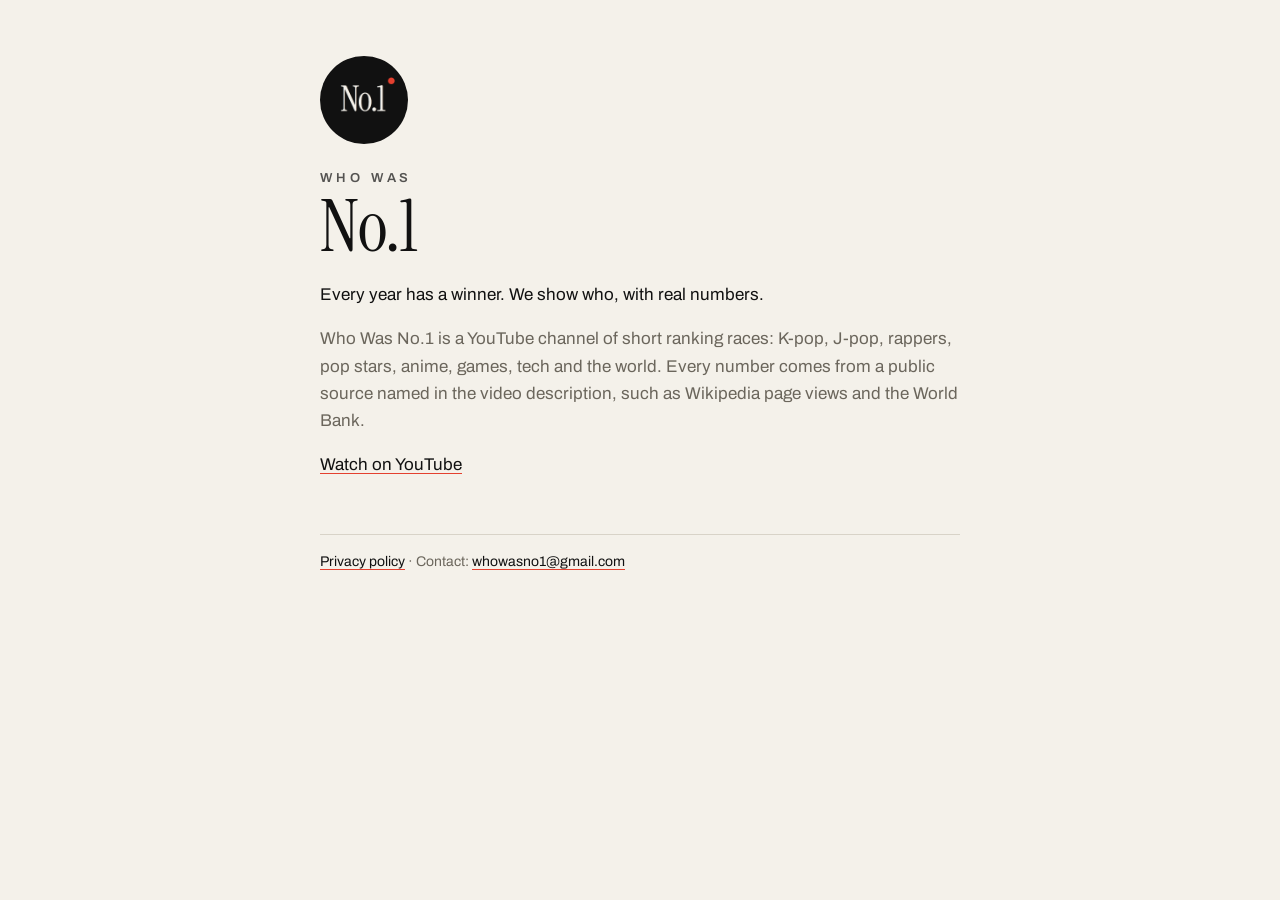
<file: index.html>
<!doctype html>
<html lang="en">
<head>
<meta charset="utf-8">
<meta name="viewport" content="width=device-width, initial-scale=1">
<title>Who Was No.1</title>
<meta name="description" content="Ranking races over the years, with real numbers.">
<link rel="preconnect" href="https://fonts.googleapis.com">
<link href="https://fonts.googleapis.com/css2?family=Archivo:wght@400;600&family=Instrument+Serif&display=swap" rel="stylesheet">
<link rel="stylesheet" href="style.css">
<link rel="icon" href="avatar.png">
</head>
<body>
<main>
  <img class="avatar" src="avatar.png" alt="Who Was No.1 logo">
  <p class="kicker">WHO WAS</p>
  <h1>No.1</h1>
  <p>Every year has a winner. We show who, with real numbers.</p>
  <p class="muted">Who Was No.1 is a YouTube channel of short ranking races: K-pop, J-pop, rappers, pop stars, anime, games, tech and the world. Every number comes from a public source named in the video description, such as Wikipedia page views and the World Bank.</p>
  <p><a href="https://www.youtube.com/@WhoWasNo.1">Watch on YouTube</a></p>
  <footer><a href="privacy.html">Privacy policy</a> · Contact: <a href="mailto:whowasno1@gmail.com">whowasno1@gmail.com</a></footer>
</main>
</body>
</html>
</file>
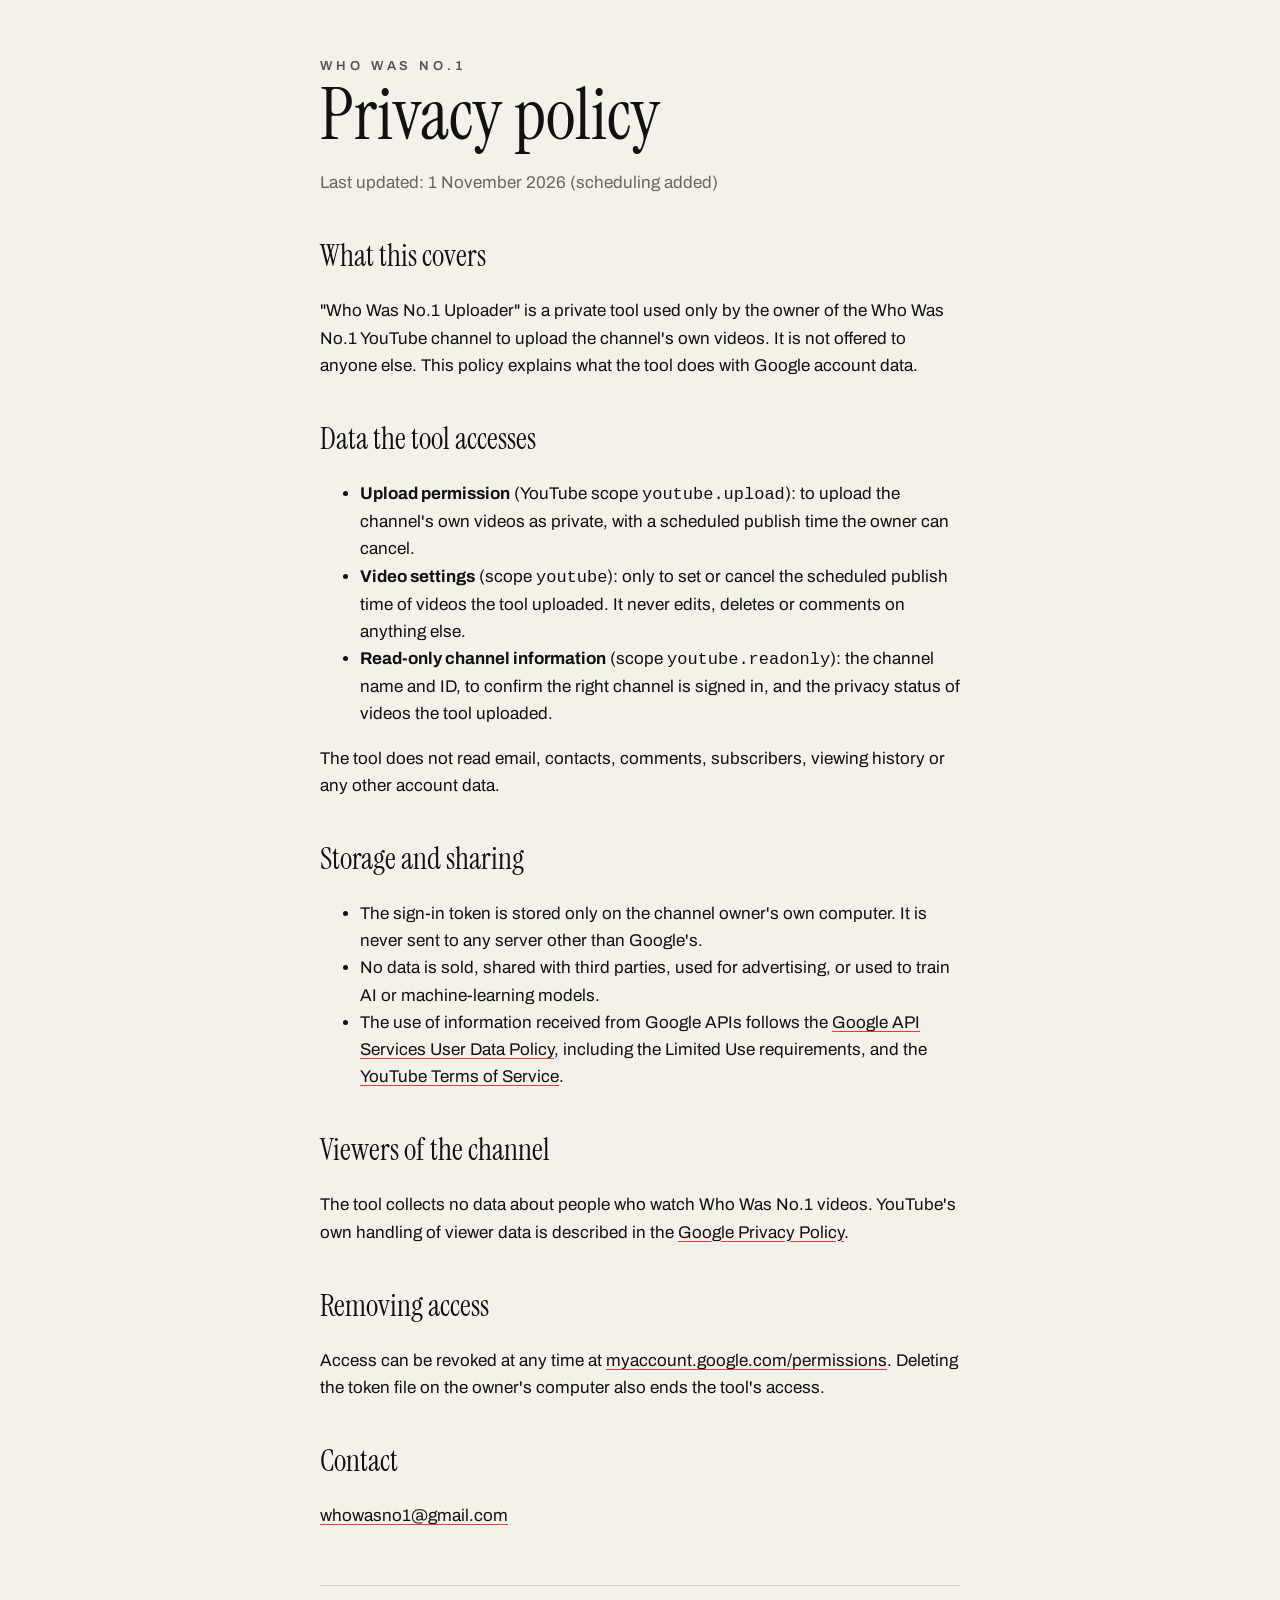
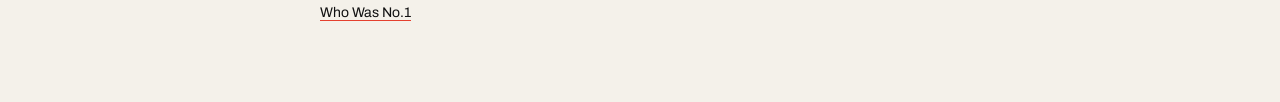
<file: privacy.html>
<!doctype html>
<html lang="en">
<head>
<meta charset="utf-8">
<meta name="viewport" content="width=device-width, initial-scale=1">
<title>Privacy Policy · Who Was No.1</title>
<link rel="preconnect" href="https://fonts.googleapis.com">
<link href="https://fonts.googleapis.com/css2?family=Archivo:wght@400;600&family=Instrument+Serif&display=swap" rel="stylesheet">
<link rel="stylesheet" href="style.css">
<link rel="icon" href="avatar.png">
</head>
<body>
<main>
  <p class="kicker">WHO WAS NO.1</p>
  <h1>Privacy policy</h1>
  <p class="muted">Last updated: 1 November 2026 (scheduling added)</p>

  <h2>What this covers</h2>
  <p>"Who Was No.1 Uploader" is a private tool used only by the owner of the Who Was No.1 YouTube channel to upload the channel's own videos. It is not offered to anyone else. This policy explains what the tool does with Google account data.</p>

  <h2>Data the tool accesses</h2>
  <ul>
    <li><strong>Upload permission</strong> (YouTube scope <code>youtube.upload</code>): to upload the channel's own videos as private, with a scheduled publish time the owner can cancel.</li>
    <li><strong>Video settings</strong> (scope <code>youtube</code>): only to set or cancel the scheduled publish time of videos the tool uploaded. It never edits, deletes or comments on anything else.</li>
    <li><strong>Read-only channel information</strong> (scope <code>youtube.readonly</code>): the channel name and ID, to confirm the right channel is signed in, and the privacy status of videos the tool uploaded.</li>
  </ul>
  <p>The tool does not read email, contacts, comments, subscribers, viewing history or any other account data.</p>

  <h2>Storage and sharing</h2>
  <ul>
    <li>The sign-in token is stored only on the channel owner's own computer. It is never sent to any server other than Google's.</li>
    <li>No data is sold, shared with third parties, used for advertising, or used to train AI or machine-learning models.</li>
    <li>The use of information received from Google APIs follows the <a href="https://developers.google.com/terms/api-services-user-data-policy">Google API Services User Data Policy</a>, including the Limited Use requirements, and the <a href="https://www.youtube.com/t/terms">YouTube Terms of Service</a>.</li>
  </ul>

  <h2>Viewers of the channel</h2>
  <p>The tool collects no data about people who watch Who Was No.1 videos. YouTube's own handling of viewer data is described in the <a href="https://policies.google.com/privacy">Google Privacy Policy</a>.</p>

  <h2>Removing access</h2>
  <p>Access can be revoked at any time at <a href="https://myaccount.google.com/permissions">myaccount.google.com/permissions</a>. Deleting the token file on the owner's computer also ends the tool's access.</p>

  <h2>Contact</h2>
  <p><a href="mailto:whowasno1@gmail.com">whowasno1@gmail.com</a></p>

  <footer><a href="index.html">Who Was No.1</a></footer>
</main>
</body>
</html>
</file>
<file: style.css>
:root { --paper: #F4F1EA; --ink: #111111; --muted: #6B665C; --rule: #D8D3C8; --accent: #E4402F; }
* { box-sizing: border-box; }
body { margin: 0; background: var(--paper); color: var(--ink); font: 400 17px/1.6 "Archivo", system-ui, sans-serif; }
main { max-width: 680px; margin: 0 auto; padding: 56px 20px 80px; }
.kicker { font-weight: 600; letter-spacing: .3em; font-size: 13px; opacity: .7; margin: 0; }
h1 { font-family: "Instrument Serif", Georgia, serif; font-weight: 400; font-size: 72px; line-height: .95; margin: 4px 0 20px; }
h2 { font-family: "Instrument Serif", Georgia, serif; font-weight: 400; font-size: 30px; margin: 36px 0 8px; }
p, li { color: var(--ink); }
.muted { color: var(--muted); }
a { color: var(--ink); text-decoration-color: var(--accent); text-underline-offset: 3px; }
.avatar { width: 88px; height: 88px; border-radius: 50%; display: block; margin-bottom: 24px; }
footer { margin-top: 56px; padding-top: 16px; border-top: 1px solid var(--rule); font-size: 14px; color: var(--muted); }
</file>
